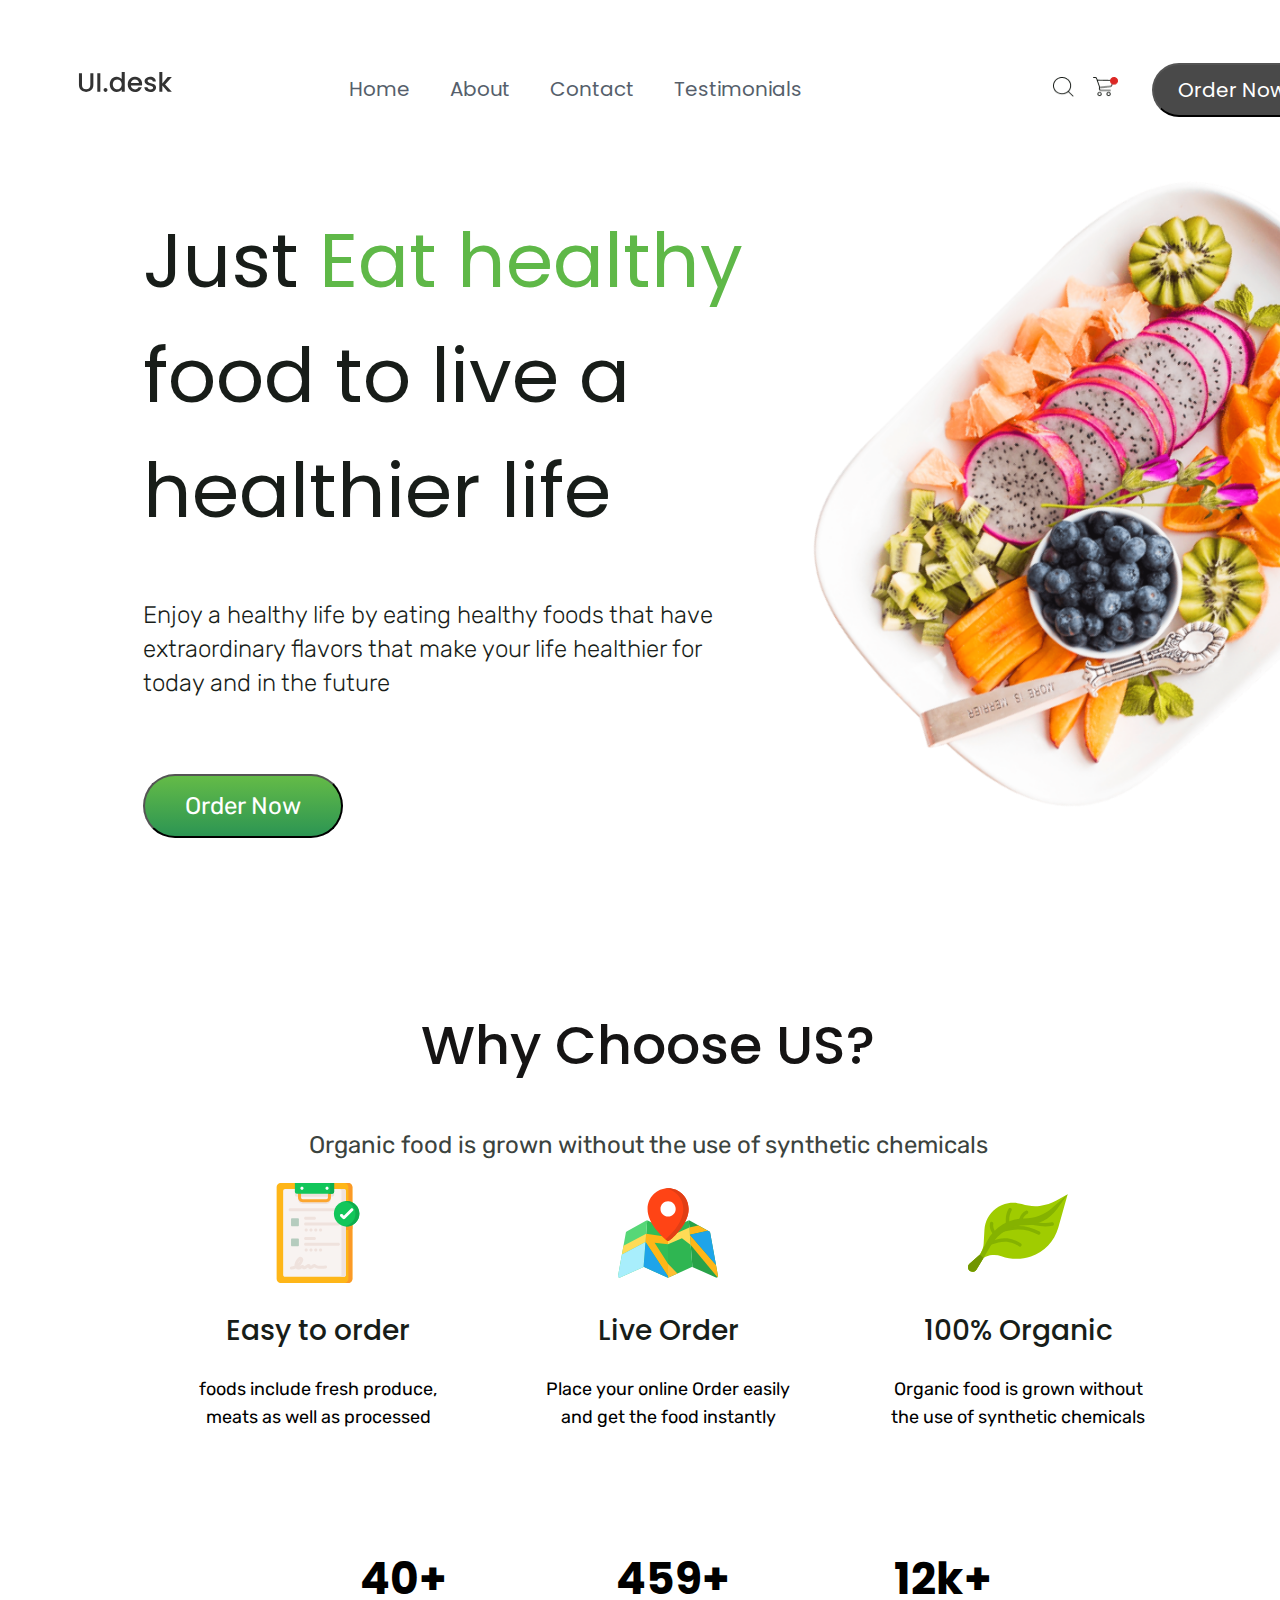
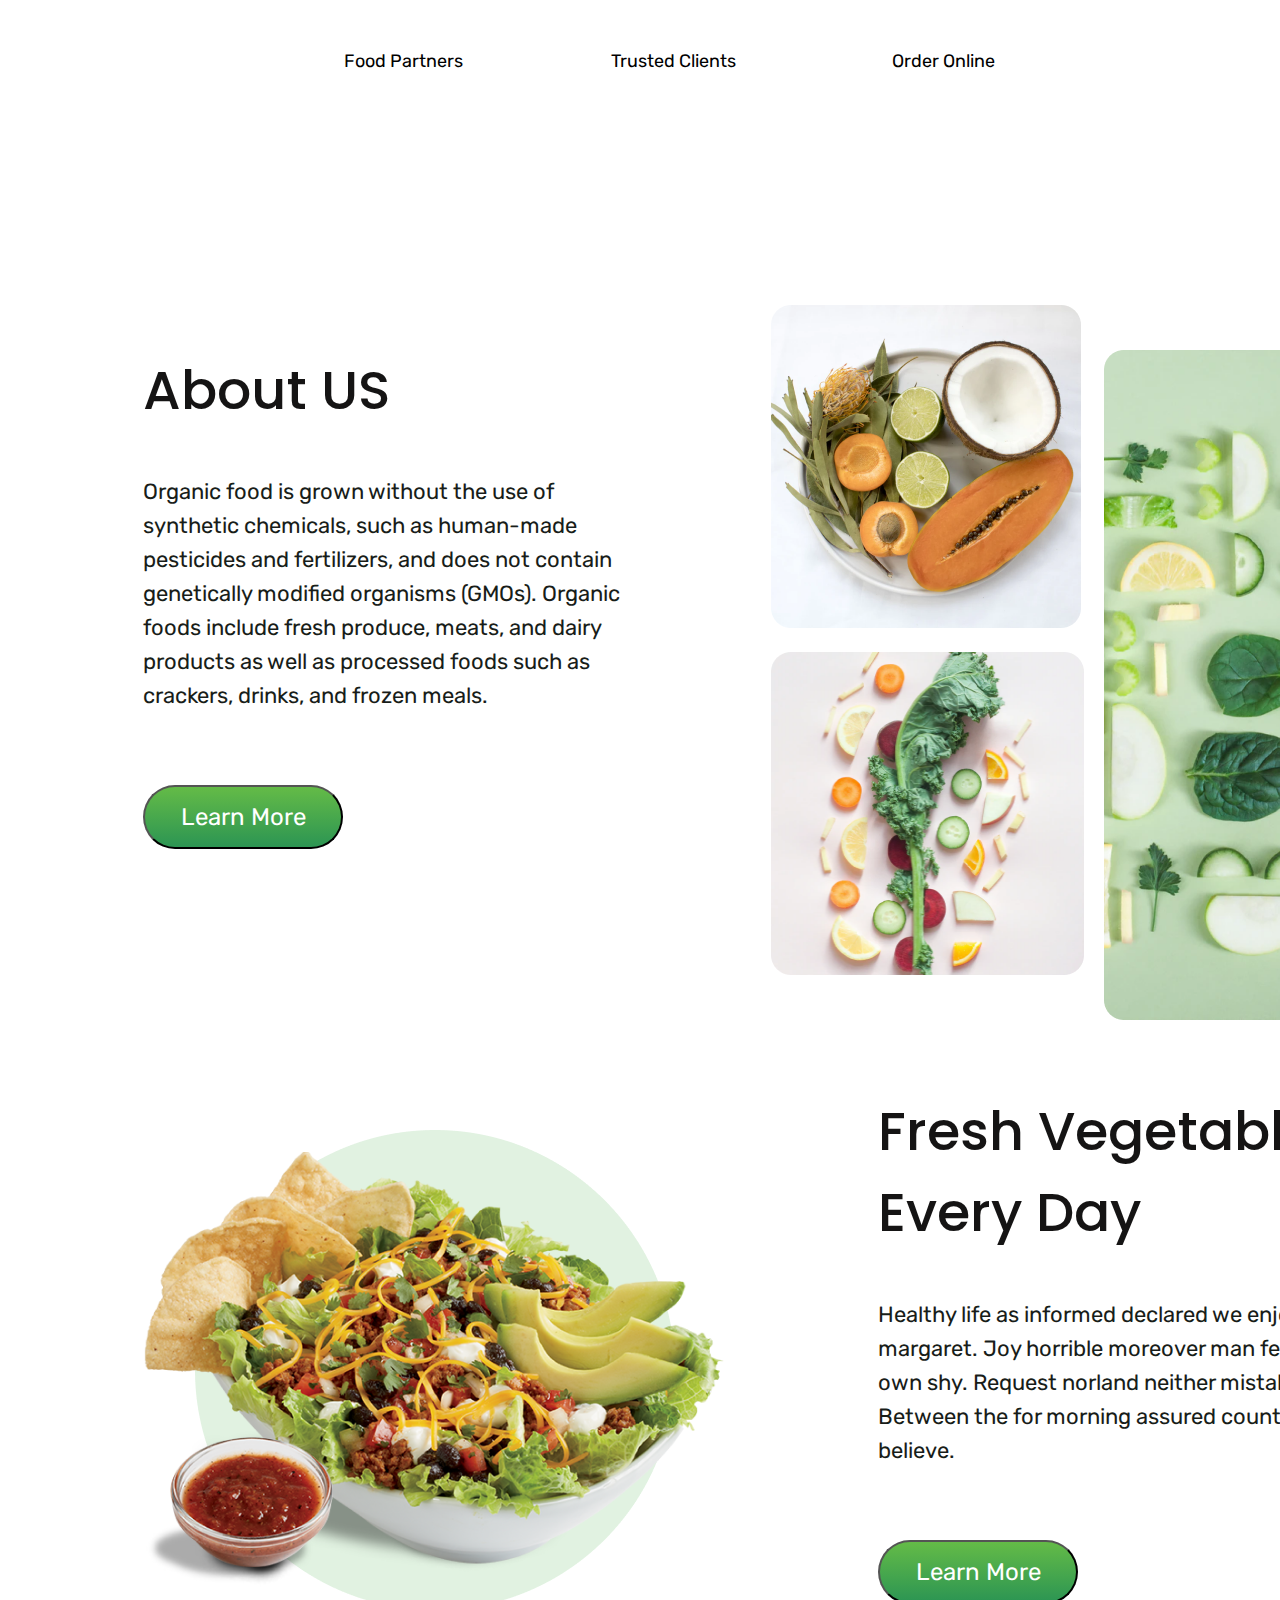
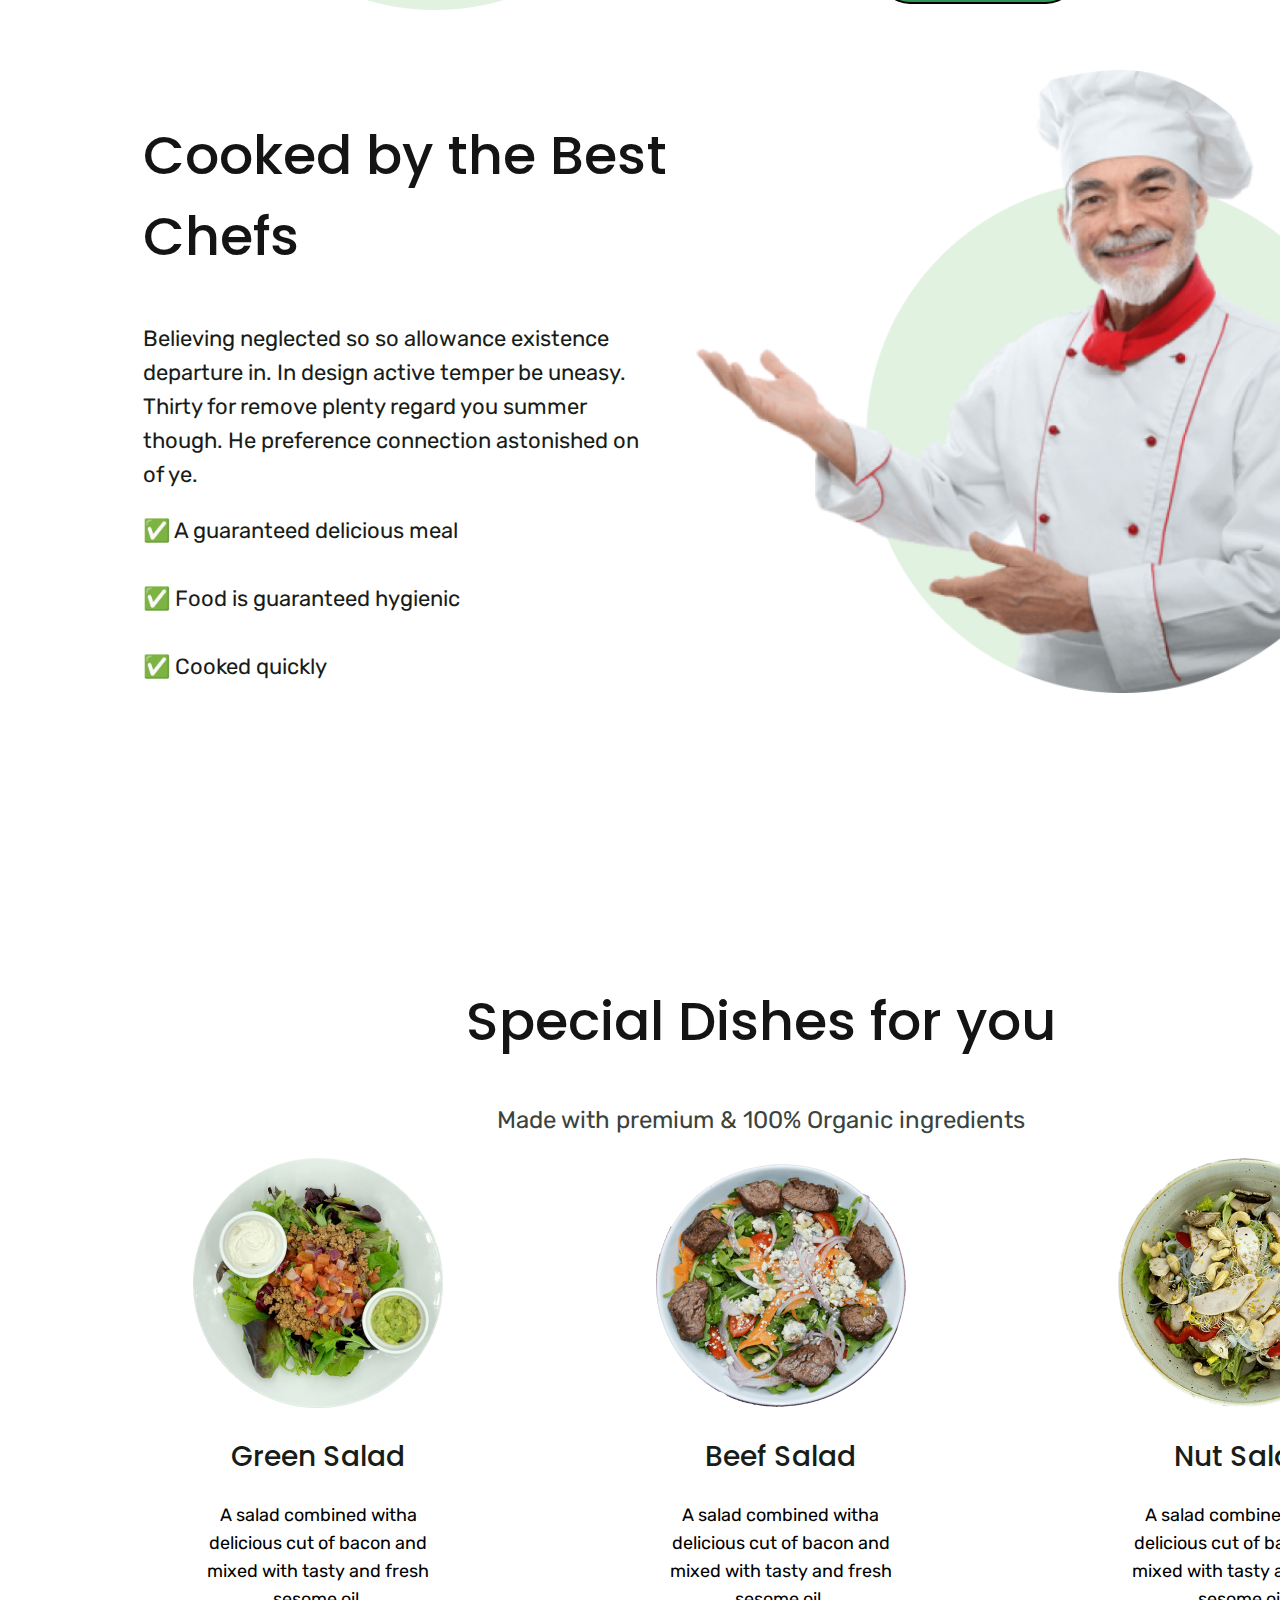
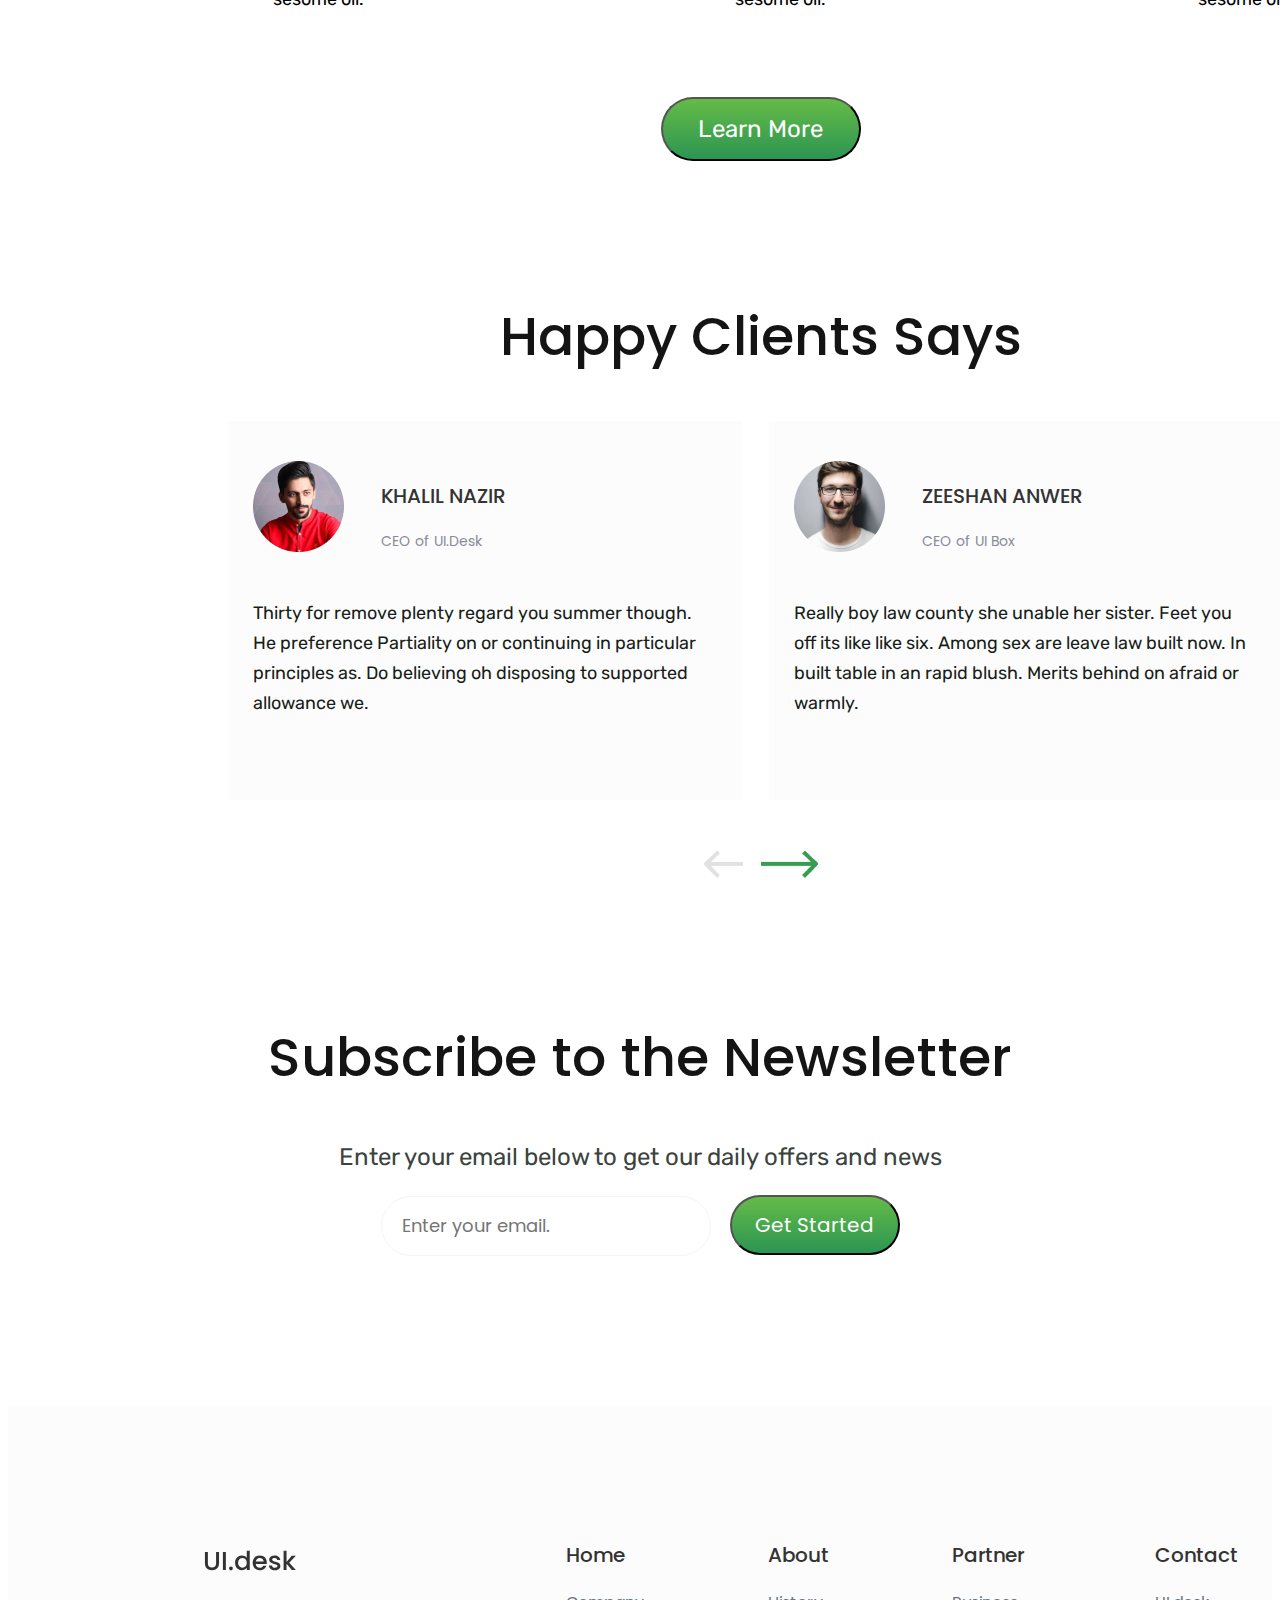
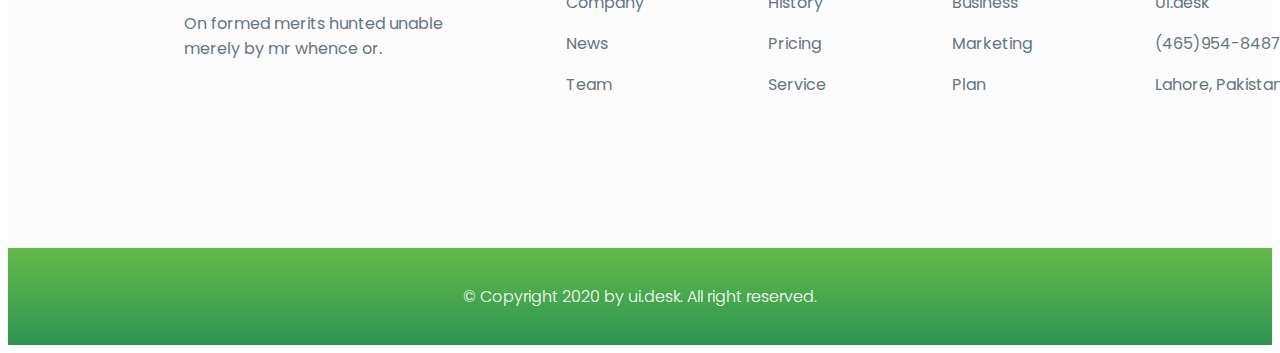
<file: index.html>
<!DOCTYPE html>
<html lang="en">
<head>
    <meta charset="UTF-8">
    <meta name="viewport" content="width=device-width, initial-scale=1.0">
    <link rel="preconnect" href="https://fonts.googleapis.com">
    <link rel="preconnect" href="https://fonts.gstatic.com" crossorigin>
    <link href="https://fonts.googleapis.com/css2?family=Poppins:wght@500&display=swap" rel="stylesheet">
    <link rel="preconnect" href="https://fonts.googleapis.com">
    <link rel="preconnect" href="https://fonts.gstatic.com" crossorigin>
    <link href="https://fonts.googleapis.com/css2?family=Poppins:wght@500&family=Rubik:wght@300;400;500;600;700;800;900&display=swap" rel="stylesheet">
    <link rel="stylesheet" href="./css/main.css">
    <title>ul.desk</title>
</head>
<body>
    
    <header class="header">
       
        <div class="section-div-flex">
            <a class="section-link" href="./index.html">
                <img class="section-img" src="./img/UI.desk.svg" alt="uldesk" width="94" height="39">
            </a>
            <div class="section-div">
                <ul class="sec-ul">
                    <li class="sec-li">
                        <a class="sec-link" href="./index.html">
                            Home
                        </a>
                    </li>

                    <li class="sec-li">
                        <a class="sec-link" href="./index.html">
                            About
                        </a>
                    </li>

                    <li class="sec-li">
                        <a class="sec-link" href="./index.html">
                            Contact
                        </a>
                    </li>

                    <li class="sec-li">
                        <a class="sec-link" href="./index.html">
                            Testimonials
                        </a>
                    </li>
                </ul>
            </div>

            <div class="sec-div-1">
                <img class="img-icon" src="./img/Icons.png" alt="icon" width="65" height="20">
                <button class="sec-button">Order Now</button>
            </div>
        </div>
    </header>

    <main class="main">
        <section class="hero">
            <div class="container">
                <div class="hero-div">
                    <h1 class="hero-h1">
                        Just <span class="hero-span">Eat healthy</span> food to live a healthier life
                    </h1>
                    <p class="hero-text">
                        Enjoy a healthy life by eating healthy foods that have extraordinary
                        flavors that make your life healthier for today and in the future
                    </p>
                    <button class="hero-but">Order Now</button>
                </div>
                <img src="./img/headerImage.png" alt="hero-img" width="750">
            </div>
                <div class="container">
                    <div class="con-flex">
                        
            <h2 class="hero-h2">Why Choose US?</h2>
            <p class="hero-text-1">Organic food is grown without the use of synthetic chemicals</p>
            <div class="flex-div">
                <ul class="div-ul">
                    <li class="div-li">
                        <img src="./img/Icon.svg" alt="svg1" width="100" height="100">
                        <h2 class="sec-h2">Easy to order</h2>
                        <p class="sec-text-1">foods include fresh produce, meats as well as processed</p>
                    </li>

                    <li class="div-li">
                        <img src="./img/Icon1.svg" alt="svg" width="100" height="100">
                        <h2 class="sec-h2">Live Order</h2>
                        <p class="sec-text-1">Place your online Order easily and get the food instantly</p>
                    </li>

                    <li class="div-li">
                        <img src="./img/leaf.svg" alt="svg2" width="100" height="100">
                        <h2 class="sec-h2">100% Organic</h2>
                        <p class="sec-text-1">Organic food is grown without the use of synthetic chemicals</p>
                    </li>
                </ul>
            </div>

            <div class="div-flex">
                <ul class="div-ul">
                <li class="div-li">
                    <h2 class="sec-h2-1">40+</h2>
                    <p class="sec-text-1">Food Partners</p>
                </li>

                <li class="div-li">
                    <h2 class="sec-h2-1">459+</h2>
                    <p class="sec-text-1">Trusted Clients</p>
                </li>

                <li class="div-li">
                    <h2 class="sec-h2-1">12k+</h2>
                    <p class="sec-text-1">Order Online</p>
                </li>


                    
                </ul>
            </div>
                    </div>
                </div>
        </section>

        <section class="section">
            <div class="container">
                <div class="sec-div-1">
                    <h2 class="div-h2-1">About US</h2>
                    <p class="sec-text-2">Organic food is grown without the use of synthetic chemicals, such as human-made pesticides and
                     fertilizers, and does not contain genetically modified organisms (GMOs). Organic foods include fresh produce, meats,
                     and dairy products as well as processed foods such as crackers, drinks, and frozen meals.</p>
                     <button class="hero-but">Learn More</button>
                </div>

                <div class="img-div">
                    <ul class="img-ul">
                        <li class="img-li">
                            <img class="img-sab" src="./img/sab.png" alt="sab" width="310" height="323"> <br>
                            <img class="img-ar" src="./img/aralash.png" alt="aralash" width="313" height="323">
                        </li>

                        <li class="img-li">
                            <img class="img-uzun" src="./img/uzun.png" alt="uzun" width="310" height="670">
                        </li>
                    </ul>
                </div>
            </div>
            <div class="container">
                <div class="div-flex-1">
                    <img class="flex-img" src="./img/Group4114.png" alt="sab" width="585" height="480">
                </div>

                <div class="sec-div-2">
                    <h2 class="div-h2-1">Fresh Vegetables  <br>
                        Every Day</h2>
                    <p class="sec-text-2">Healthy life as informed declared we enjoy the margaret. Joy horrible moreover man 
                    feelings own shy. Request norland neither mistake for yet. Between the for morning assured country believe.</p>
                     <button class="hero-but">Learn More</button>
                </div>
            </div>
            <div class="container">
                <div class="div-flex-1">
                    <div class="sec-div-3">
                        <h2 class="div-h2-1">Cooked by the
                            Best Chefs</h2>
                        <p class="sec-text-2">Believing neglected so so allowance existence departure in. In design active temper be uneasy.
                         Thirty for remove plenty regard you summer though. He preference connection astonished on of ye.</p>
                         <p class="sec-text-2">
                           ✅ A guaranteed delicious meal <br> <br>
                           ✅ Food is guaranteed hygienic <br> <br>
                           ✅ Cooked quickly
                         </p>
                    </div>
                    <img src="./img/Imageoshpaz.png" alt="oshpaz" width="727" height="623">
                </div>
               </div>
        </section>
    </main>

    <!-- our -->

    <div class="our">
        <div class="container">
            <div class="our-div">
                <h2 class="hero-h2">Special Dishes for you</h2>
            <p class="hero-text-1">Made with premium & 100% Organic ingredients</p>
            </div>

            <div class="our-div-2">
                <ul class="our-ul">
                    <li class="our-li">
                        <img class="our-img" src="./img/green.png" alt="green" width="250" height="250" >
                        <h2 class="sec-h2">Green Salad</h2>
                        <p class="sec-text-1">A salad combined witha delicious
                            cut of bacon and mixed with tasty
                            and fresh sesome oil.</p>
                    </li>

                    <li class="our-li">
                        <img class="our-img" src="./img/beef.png" alt="beef" width="250" height="250" >
                        <h2 class="sec-h2">Beef Salad</h2>
                        <p class="sec-text-1">A salad combined witha delicious
                            cut of bacon and mixed with tasty
                            and fresh sesome oil.</p>
                    </li>

                    <li class="our-li">
                        <img class="our-img" src="./img/nut.png" alt="nut" width="250" height="250" >
                        <h2 class="sec-h2">Nut Salad</h2>
                        <p class="sec-text-1">A salad combined witha delicious
                            cut of bacon and mixed with tasty
                            and fresh sesome oil.</p>
                    </li>
                </ul>
            </div>

            <div class="our-but">
                <button class="hero-but-1">Learn More</button>
            </div>

            <h2 class="hero-h2">Happy Clients Says</h2>

            <div class="our-flex">
                <div class="div-our">
                    <div class="our-ddiv">
                        <img class="avatar" src="./img/avatar.png" alt="1" width="91" height="91">
                       <div class="div-our-ism">
                        <h3 class="our-h3">KHALIL NAZIR</h3>
                        <p class="our-text">CEO of UI.Desk</p>
                       </div>
                    </div>
                       <p class="our-text-1">Thirty for remove plenty regard you summer though. 
                    He preference Partiality on or continuing in particular principles as. Do believing oh disposing to supported allowance we.</p>
                    </div>

                    <div class="div-our">
                        <div class="our-ddiv">
                            <img src="./img/avatar2.png" alt="2" width="91" height="91">
                        <div class="div-our-ism">
                            <h3 class="our-h3">ZEESHAN ANWER</h3>
                            <p class="our-text">CEO of UI Box</p>
                           </div>
                        </div>
                           <p class="our-text-1">Really boy law county she unable her sister. Feet you off its like like six.
                         Among sex are leave law built now. In built table in an rapid blush. Merits behind on afraid or warmly.
                        </p>
                    </div>
                </div>
                <div class="arrow-img">
                    <img class="arro-img" src="./img/Arrows.png" alt="arr">
                </div>
            </div>
            <h2 class="hero-h2">Subscribe to the Newsletter</h2>
            <p class="hero-text-1">Enter your email below to get our daily offers and news</p>

            <div class="our-input">
                <input class="input-our" type="text" placeholder="Enter your email.">
                <button class="input-but">Get Started</button>
            </div>
        </div>
    

    <footer class="footer">
        <ul class="foot-ul">
            <li class="foot-li1">
                <img class="foot-img" src="./img/UI.desk.svg" alt="desk">
                <p class="our-text-2">
                    On formed merits hunted unable <br> merely by mr whence or. 
                </p>
            </li>

            <li class="foot-li">
                <a class="our-link" href="./index.html">
                    <h3 class="our-h3">Home</h3>
                    <p class="our-text-2">
                        Company
                    </p>
    
                    <p class="our-text-2">
                        News
                    </p>
    
                    <p class="our-text-2">
                        Team
                    </p>
                </a>
            </li>

            <li class="foot-li">
              <a class="our-link" href="./index.html">
                <h3 class="our-h3">About</h3>
                <p class="our-text-2">
                    History
                </p>
                    
                <p class="our-text-2">
                    Pricing
                </p>
                   
                <p class="our-text-2">
                    Service
                </p>
              </a>
            </li>

            <li class="foot-li">
                <a class="our-link" href="./index.html">
                    <h3 class="our-h3">Partner</h3>
                    <p class="our-text-2">
                        Business
                    </p>
    
                    <p class="our-text-2">
                        Marketing
                    </p>
    
                    <p class="our-text-2">
                        Plan
                    </p>
                </a>
            </li>

            <li class="foot-li">
                <a class="our-link" href="./index.html">
                    <h3 class="our-h3">Contact</h3>
                    <p class="our-text-2">
                        UI.desk
                    </p>
    
                    <p class="our-text-2">
                        (465)954-8487
                    </p>
    
                    <p class="our-text-2">
                        Lahore, Pakistan
                    </p>
                </a>
            </li>
        </ul>
        <div class="end">
            <p class="footer-end">© Copyright 2020 by ui.desk. All right reserved.</p>
        </div>
    </footer>


    
    

</body>
</html>
</file>
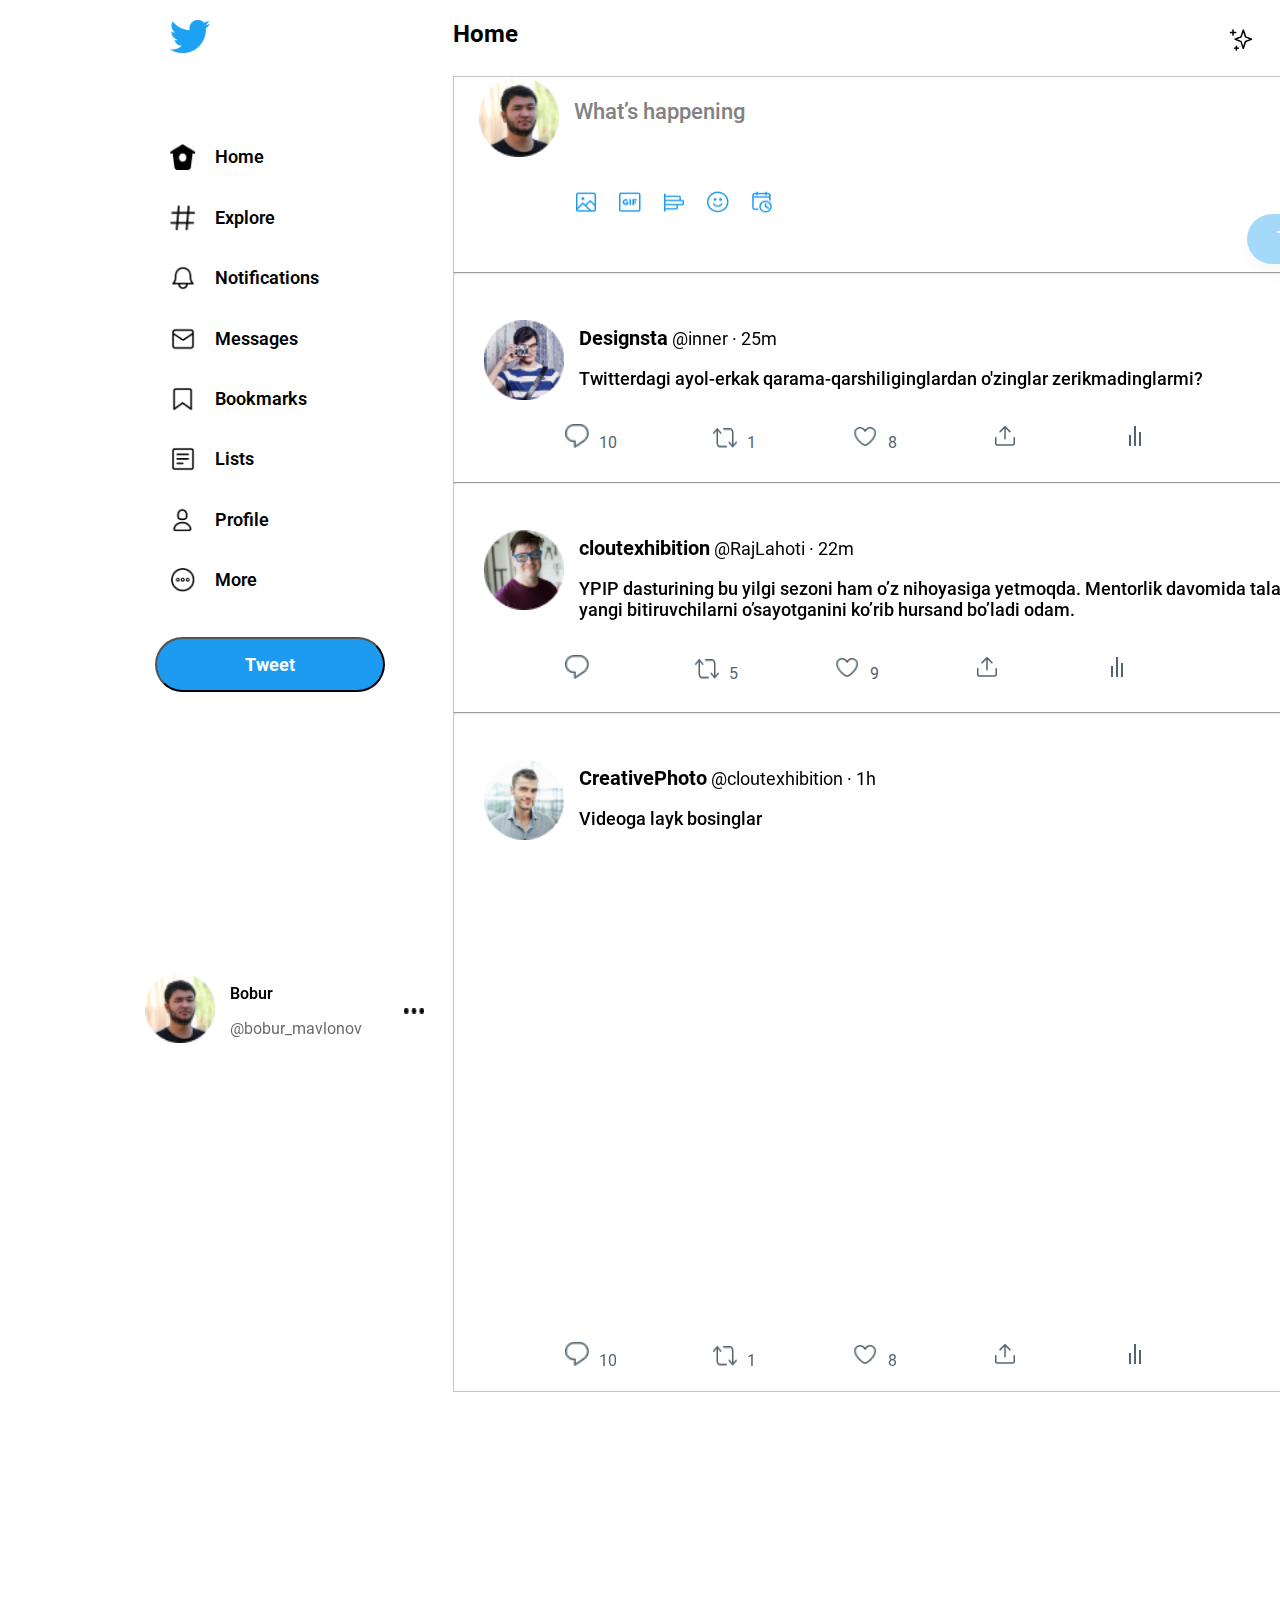
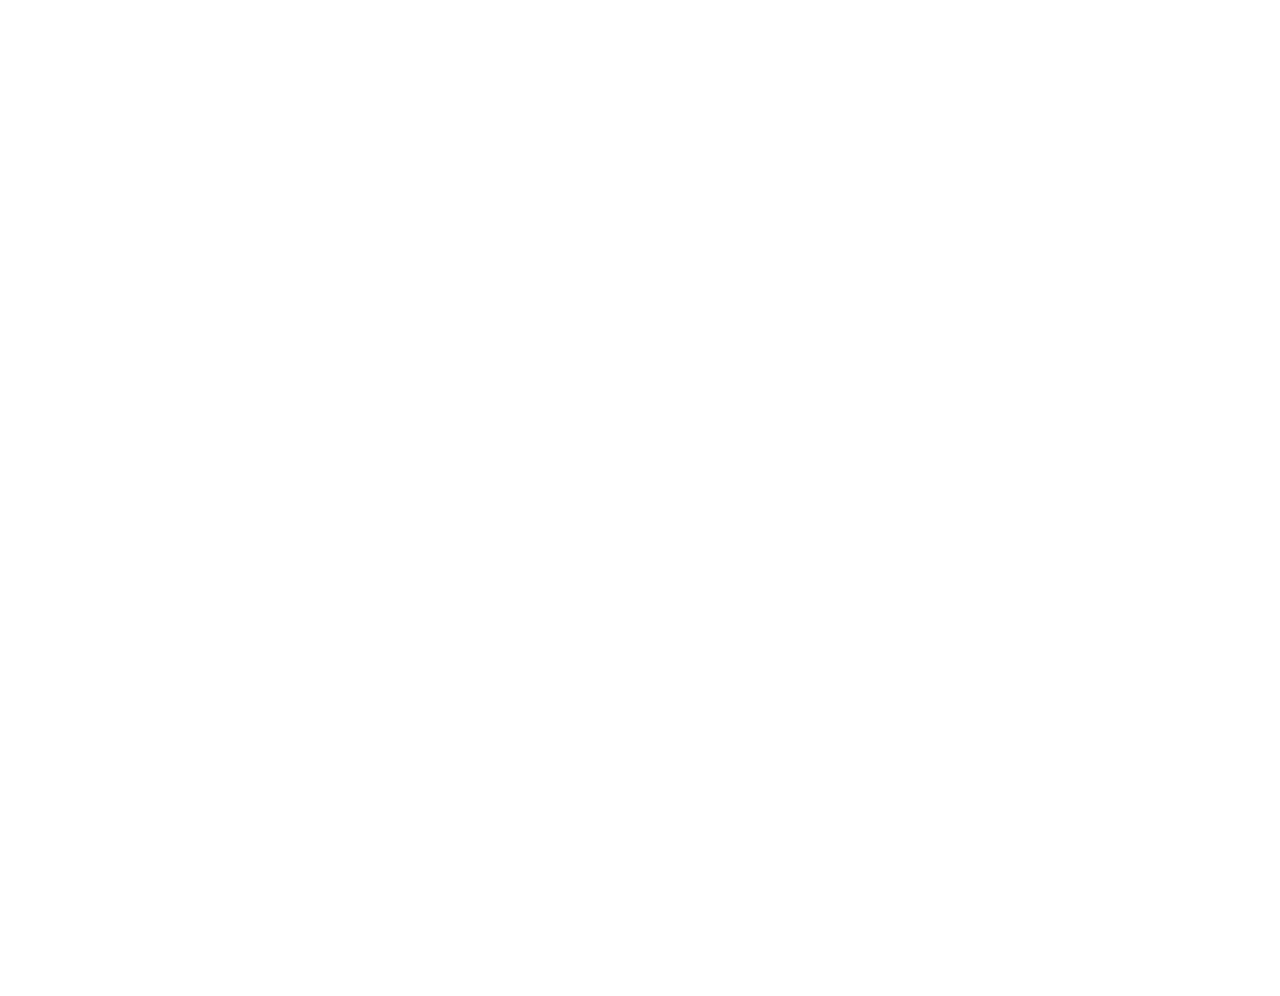
<file: Twitter/index.html>
<!DOCTYPE html>
<html lang="en">
<head>
    <meta charset="UTF-8">
    <meta name="viewport" content="width=device-width, initial-scale=1.0">
    <link rel="preconnect" href="https://fonts.googleapis.com">
    <link rel="preconnect" href="https://fonts.gstatic.com" crossorigin>
    <link href="https://fonts.googleapis.com/css2?family=Questrial&family=Roboto:wght@100;300;400;500;700;900&family=Source+Code+Pro&family=Tenor+Sans&display=swap" rel="stylesheet">
    <link rel="stylesheet" href="./css/main.css">
    <link rel="stylesheet" href="./css/normalize.css">
    <title>Twitter</title>
</head>
<body>

    <div class="container">
       <div class="flex">
        <div class="tweet">
            <img class="tweet-img" src="./img/twitter-logo.svg" alt="logo" width="40" height="33">
            <ul class="tweet-ul">
                <li class="tweet-li">
                    <img class="tweet-icon" src="./img/uy.png" alt="uy" width="26" height="26">
                    <span class="tweet-span">Home</span>
                </li>

                <li class="tweet-li">
                    <img class="tweet-icon" src="./img/Vector.png" alt="vektor" width="26" height="26">
                    <span class="tweet-span">Explore</span>
                </li>

                <li class="tweet-li">
                    <img class="tweet-icon" src="./img/notification.png" alt="notif" width="26" height="26">
                    <span class="tweet-span">Notifications</span>
                </li>

                <li class="tweet-li">
                    <img class="tweet-icon" src="./img/messages.png" alt="message" width="26" height="26">
                    <span class="tweet-span">Messages</span>
                </li>

                <li class="tweet-li">
                    <img class="tweet-icon" src="./img/bookmarks.png" alt="book" width="26" height="26">
                    <span class="tweet-span">Bookmarks</span>
                </li>

                <li class="tweet-li">
                    <img class="tweet-icon" src="./img/lists.png" alt="lists" width="26" height="26">
                    <span class="tweet-span">Lists</span>
                </li>

                <li class="tweet-li">
                    <img class="tweet-icon" src="./img/profileoutline.png" alt="profil" width="26" height="26">
                    <span class="tweet-span">Profile</span>
                </li>

                <li class="tweet-li">
                    <img class="tweet-icon" src="./img/more.png" alt="more" width="26" height="26">
                    <span class="tweet-span">More</span>
                </li>
            </ul>

            <button class="tweet-button">Tweet</button>

           <ul class="bobur-list">
            <li class="bobur-item">
                <img class="bobur-img" src="./img/bobur.jpg" alt="bobur" width="70" height="70">
            </li>
              <li class="bobur-item1">
                <p class="bobur-text">Bobur</p> 
                <p class="bobur-p">@bobur_mavlonov</p>
              </li>
                <li class="bobur-item">
                <img class="bobur-icon" src="./img/3nuqta.png" alt="nuqta" width="20" height="6">
            </li>
           </ul>

        </div>

        <div class="home">
            <h3 class="home-h3">Home</h3>
            <img class="home-img" src="./img/Customize.png" alt="custo" width="24" height="24">
            <div class="home-div">
                <div class="home-bobur">
                    <img class="home-imege" src="./img/bobur2.png" alt="bobur" width="80" height="80">
                    <p class="home-text">What’s happening</p> 
                </div>
                <img class="home-icons" src="./img/iconlar.png" alt="icons" width="200" height="24">
                <a class="home-link" href="./index.html">Tweet</a>

                <hr class="home-hr">

                <ul class="home-barlist">
                    <li class="home-baritem">
                        <img class="home-pic" src="./img/designinsta.png" alt="insta" width="80" height="80">
                    </li>
                    <li class="home-baritem1">
                        <h3 class="home-h3-1">Designsta</h3> 
                        <span class="home-span">@inner · 25m</span>
                        <p class="home-p">
                            Twitterdagi ayol-erkak qarama-qarshiliginglardan o'zinglar zerikmadinglarmi?
                        </p>
                    </li>

                    <li class="home-baritem">
                        <img class="home-point" src="./img/3nuqta.png" alt="nuqta" width="20" height="6">
                    </li>
                </ul>
                <div class="home-ikonlar">
                    <button class="home-button"><img src="./img/sms.png" alt="sms" width="24" height="24"><span class="home-span-num ">10</span></button>
                    <button class="home-button"><img src="./img/uzatish.png" alt="uzatish" width="24" height="20"><span class="home-span-num">1</span></button>
                    <button class="home-button"><img src="./img/like.png" alt="layk" width="26" height="24"><span class="home-span-num ">8</span></button>
                    <button class="home-button"><img src="./img/share.png" alt="uzatish" width="24" height="24"><span class="home-span-num "></span></button>
                    <button class="home-button"><img src="./img/statistika.png" alt="statistika" width="24" height="24"><span class="home-span-num "></span></button>
                </div>

                <hr class="home-hr">

                <ul class="home-barlist">
                    <li class="home-baritem">
                        <img class="home-pic" src="./img/raj.png" alt="raj" width="80" height="80">
                    </li>
                    <li class="home-baritem1">
                        <h3 class="home-h3-1">cloutexhibition</h3> 
                        <span class="home-span">@RajLahoti · 22m</span>
                        <p class="home-p">
                            YPIP dasturining bu yilgi sezoni ham o’z nihoyasiga yetmoqda. 
                            Mentorlik davomida talaba va yangi bitiruvchilarni o’sayotganini ko’rib hursand bo’ladi odam.
                        </p>
                    </li>

                    <li class="home-baritem">
                        <img class="home-point" src="./img/3nuqta.png" alt="nuqta" width="20" height="6">
                    </li>
                </ul>
                <div class="home-ikonlar">
                    <button class="home-button"><img src="./img/sms.png" alt="sms" width="24" height="24"><span class="home-span-num "></span></button>
                    <button class="home-button"><img src="./img/uzatish.png" alt="uzatish" width="24" height="20"><span class="home-span-num">5</span></button>
                    <button class="home-button"><img src="./img/like.png" alt="layk" width="26" height="24"><span class="home-span-num ">9</span></button>
                    <button class="home-button"><img src="./img/share.png" alt="uzatish" width="24" height="24"><span class="home-span-num "></span></button>
                    <button class="home-button"><img src="./img/statistika.png" alt="statistika" width="24" height="24"><span class="home-span-num "></span></button>
                </div>

                <hr class="home-hr"> 

                <ul class="home-barlist">
                    <li class="home-baritem">
                        <img class="home-pic" src="./img/pgoto.png" alt="raj" width="80" height="80">
                    </li>
                    <li class="home-baritem1">
                        <h3 class="home-h3-1">CreativePhoto</h3> 
                        <span class="home-span">@cloutexhibition · 1h</span>
                        <p class="home-p">
                          Videoga layk bosinglar 
                        </p>
                    </li>

                    <li class="home-baritem">
                        <img class="home-point" src="./img/3nuqta.png" alt="nuqta" width="20" height="6">
                    </li>
                </ul>

                    <iframe class="home-frame" width="679" height="453" src="https://www.youtube.com/embed/k4AkB1KtIVs?si=dyb-eHOaz4w8_HOb&amp;start=30" title="YouTube video player" frameborder="0" allow="accelerometer; autoplay; clipboard-write; encrypted-media; gyroscope; picture-in-picture; web-share" allowfullscreen></iframe>

                <div class="home-ikonlar">
                    <button class="home-button"><img src="./img/sms.png" alt="sms" width="24" height="24"><span class="home-span-num ">10</span></button>
                    <button class="home-button"><img src="./img/uzatish.png" alt="uzatish" width="24" height="20"><span class="home-span-num">1</span></button>
                    <button class="home-button"><img src="./img/like.png" alt="layk" width="26" height="24"><span class="home-span-num ">8</span></button>
                    <button class="home-button"><img src="./img/share.png" alt="uzatish" width="24" height="24"><span class="home-span-num "></span></button>
                    <button class="home-button"><img src="./img/statistika.png" alt="statistika" width="24" height="24"><span class="home-span-num "></span></button>
                </div>
                
                
            </div>
            </div>

            <div class="end">
                <input class="end-input" type="text" placeholder="Search Twitter">
                <div class="end-trend">
                    <div class="end-flex">
                        <h3 class="home-h3">Trends for you</h3>
                        <img class="end-img" src="./img/settings.png" alt="setting" width="24" height="24" >
                    </div>
                    <ul class="end-list">
                        <li class="end-item">
                            <p class="bobur-p">Trending in Germany</p>
                            <p class="bobur-text">Revolution</p> 
                            <p class="bobur-p">50.4K Tweets</p>
                        </li>
                        <li class="end-item">
                            <img class="end-icon" src="./img/3nuqta.png" alt="nuqta" width="20" height="6"> 
                        </li>

                    </ul>

                    <ul class="end-list">
                        <li class="end-item">
                            <p class="bobur-p">Trending in Germany</p>
                            <p class="bobur-text">Revolution</p> 
                            <p class="bobur-p">50.4K Tweets</p>
                        </li>
                        <li class="end-item">
                            <img class="end-icon" src="./img/3nuqta.png" alt="nuqta" width="20" height="6"> 
                        </li>

                    </ul>

                    <ul class="end-list">
                        <li class="end-item">
                            <p class="bobur-p">Trending in Germany</p>
                            <p class="bobur-text">Revolution</p> 
                            <p class="bobur-p">50.4K Tweets</p>
                        </li>
                        <li class="end-item">
                            <img class="end-icon" src="./img/3nuqta.png" alt="nuqta" width="20" height="6"> 
                        </li>

                    </ul>
                </div>
                    <div class="end-follow">
                        <h3 class="home-h3">You might like</h3>
                        <ul class="end-barlist">
                            <li class="end-bar-item">
                                <img class="bobur-img" src="./img/mushtari.svg" alt="mushtari" width="80" height="80">
                            </li>
                              <li class="end-bar-item">
                                <p class="bobur-text">Mushtariy</p> 
                                <p class="bobur-p">@Mushtar565266</p>
                              </li>
                                <li class="end-baritem1">
                                <a class="end-link" href="./index.html">Follow</a>
                            </li>
                           </ul>

                           <ul class="end-barlist">
                            <li class="end-bar-item">
                                <img class="bobur-img" src="./img/shuhrat.png" alt="mushtari" width="80" height="80">
                            </li>
                              <li class="end-bar-item">
                                <p class="bobur-text">Shuhratbek</p> 
                                <p class="bobur-p">@mrshukhrat</p>
                              </li>
                                <li class="end-baritem2">
                                <a class="end-link" href="./index.html">Follow</a>
                            </li>
                           </ul>
                           <a class="end-ssilka" href="./index.html">Show more</a>
                    </div>

                    <div class="link">
                        <ul class="link-list">
                            <li class="link-item">
                                <a class="link-link" href="./index.html">Terms of Service</a>
                            </li>

                            <li class="link-item">
                                <a class="link-link" href="./index.html">Privacy Policy</a>
                            </li>

                            <li class="link-item">
                                <a class="link-link" href="./index.html">Cookie Policy</a>
                            </li>

                            <li class="link-item">
                                <a class="link-link" href="./index.html">Imprint</a>
                            </li>

                            <li class="link-item">
                                <a class="link-link" href="./index.html">Ads Info</a>
                            </li>

                            <li class="link-item">
                                <a class="link-link" href="./index.html">More ···</a> 
                            </li>
                        </ul>
                    </div>
            </div>
       </div>
       <iframe class="maps" src="https://www.google.com/maps/embed?pb=!1m18!1m12!1m3!1d8320.759619348837!2d67.01209547748415!3d37.66810321279962!2m3!1f0!2f0!3f0!3m2!1i1024!2i768!4f13.1!3m3!1m2!1s0x3f355fbc1e7b6cb3%3A0xb3c7203dfc3d25eb!2sZ.M.Bobur%20nomidagi%20Istirohat%20bog%E2%80%98i!5e1!3m2!1sru!2s!4v1695088286108!5m2!1sru!2s" width="1900" height="900" style="border:0;" allowfullscreen="" loading="lazy" referrerpolicy="no-referrer-when-downgrade"></iframe>
    </div>

</body>
</html>
</file>
<file: css/main.css>
/* poppins-300 - latin */
@font-face {
    font-display: swap; /* Check https://developer.mozilla.org/en-US/docs/Web/CSS/@font-face/font-display for other options. */
    font-family: 'Poppins';
    font-style: normal;
    font-weight: 300;
    src: url('../fonts/poppins-v20-latin-300.woff2') format('woff2'); /* Chrome 36+, Opera 23+, Firefox 39+, Safari 12+, iOS 10+ */
  }
  /* poppins-regular - latin */
  @font-face {
    font-display: swap; /* Check https://developer.mozilla.org/en-US/docs/Web/CSS/@font-face/font-display for other options. */
    font-family: 'Poppins';
    font-style: normal;
    font-weight: 400;
    src: url('../fonts/poppins-v20-latin-regular.woff2') format('woff2'); /* Chrome 36+, Opera 23+, Firefox 39+, Safari 12+, iOS 10+ */
  }
  /* poppins-500 - latin */
  @font-face {
    font-display: swap; /* Check https://developer.mozilla.org/en-US/docs/Web/CSS/@font-face/font-display for other options. */
    font-family: 'Poppins';
    font-style: normal;
    font-weight: 500;
    src: url('../fonts/poppins-v20-latin-500.woff2') format('woff2'); /* Chrome 36+, Opera 23+, Firefox 39+, Safari 12+, iOS 10+ */
  }
  /* poppins-600 - latin */
  @font-face {
    font-display: swap; /* Check https://developer.mozilla.org/en-US/docs/Web/CSS/@font-face/font-display for other options. */
    font-family: 'Poppins';
    font-style: normal;
    font-weight: 600;
    src: url('../fonts/poppins-v20-latin-600.woff2') format('woff2'); /* Chrome 36+, Opera 23+, Firefox 39+, Safari 12+, iOS 10+ */
  }
  /* poppins-700 - latin */
  @font-face {
    font-display: swap; /* Check https://developer.mozilla.org/en-US/docs/Web/CSS/@font-face/font-display for other options. */
    font-family: 'Poppins';
    font-style: normal;
    font-weight: 700;
    src: url('../fonts/poppins-v20-latin-700.woff2') format('woff2'); /* Chrome 36+, Opera 23+, Firefox 39+, Safari 12+, iOS 10+ */
  }
  /* poppins-800 - latin */
  @font-face {
    font-display: swap; /* Check https://developer.mozilla.org/en-US/docs/Web/CSS/@font-face/font-display for other options. */
    font-family: 'Poppins';
    font-style: normal;
    font-weight: 800;
    src: url('../fonts/poppins-v20-latin-800.woff2') format('woff2'); /* Chrome 36+, Opera 23+, Firefox 39+, Safari 12+, iOS 10+ */
  }
  
  
  /* rubik-300 - latin */
  @font-face {
    font-display: swap; /* Check https://developer.mozilla.org/en-US/docs/Web/CSS/@font-face/font-display for other options. */
    font-family: 'Rubik';
    font-style: normal;
    font-weight: 300;
    src: url('../fonts/rubik-v28-latin-300.woff2') format('woff2'); /* Chrome 36+, Opera 23+, Firefox 39+, Safari 12+, iOS 10+ */
  }
  /* rubik-regular - latin */
  @font-face {
    font-display: swap; /* Check https://developer.mozilla.org/en-US/docs/Web/CSS/@font-face/font-display for other options. */
    font-family: 'Rubik';
    font-style: normal;
    font-weight: 400;
    src: url('../fonts/rubik-v28-latin-regular.woff2') format('woff2'); /* Chrome 36+, Opera 23+, Firefox 39+, Safari 12+, iOS 10+ */
  }
  /* rubik-500 - latin */
  @font-face {
    font-display: swap; /* Check https://developer.mozilla.org/en-US/docs/Web/CSS/@font-face/font-display for other options. */
    font-family: 'Rubik';
    font-style: normal;
    font-weight: 500;
    src: url('../fonts/rubik-v28-latin-500.woff2') format('woff2'); /* Chrome 36+, Opera 23+, Firefox 39+, Safari 12+, iOS 10+ */
  }
  /* rubik-700 - latin */
  @font-face {
    font-display: swap; /* Check https://developer.mozilla.org/en-US/docs/Web/CSS/@font-face/font-display for other options. */
    font-family: 'Rubik';
    font-style: normal;
    font-weight: 700;
    src: url('../fonts/rubik-v28-latin-700.woff2') format('woff2'); /* Chrome 36+, Opera 23+, Firefox 39+, Safari 12+, iOS 10+ */
  }

* {
    box-sizing: border-box;
}

.header {
    width: 1440px;
    padding-left: 70px;
    padding-right: 68px;
    padding-top: 50px;
    margin: auto;
    align-items: center;
}

.section-img {
    padding-top: 9px;
}

.section-div-flex {
    display: flex;
    justify-content: space-between;
}

.section-div {
 margin-right: 115px;
}

.sec-ul {
    display: flex;
    margin-right: 40px;
}

.sec-li {
    list-style: none;
    padding-left: 40px;
}

.sec-link {
    color: #2C3847;
    font-family: "Poppins";
    font-size: 20px;
    font-style: normal;
    font-weight: 400;
    line-height: normal;
    opacity: 0.8;
    text-decoration: none;
}

.sec-button {
    color: var(--white, #FFF);
    text-align: center;
    font-family: "Poppins";
    font-size: 20px;
    font-style: normal;
    font-weight: 400;
    line-height: normal;
    border-radius: 27px;
    background: #494949;
    width: 160px;
    height: 54px;
    margin-left: 30px;

}

.sec-div-1 {
    margin-right: 68px;
    padding-top: 5px;
}

.container {
    width: 1440px;
    padding-right: 70px;
    padding-left: 135px;
    align-items: center;
    margin: auto;
}

.hero .container  {
    display: flex;
    justify-content: space-between;
    margin: auto;
    align-items: center;
}

.hero-h1 {
    color: var(--black, #181D19);
    font-family: "Poppins";
    font-size: 76px;
    font-style: normal;
    font-weight: 400;
    line-height: normal;
    width: 610px;
}

.hero-span {
    color: #5FB848;
    font-family: "Poppins";
    font-size: 76px;
    font-style: normal;
    font-weight: 400;
    line-height: normal;
}

.hero-text {
    color: var(--black, #181D19);
    font-family: "Rubik";
    font-size: 24px;
    font-style: normal;
    font-weight: 300;
    line-height: 34px; 
}

.hero-but {
    color: var(--white, #FFF);
    text-align: center;
    font-family: "Rubik";
    font-size: 24px;
    font-style: normal;
    font-weight: 400;
    line-height: normal;
    border-radius: 50px;
    background: var(--green-gradient, linear-gradient(180deg, #64BB47 0%, #2C9553 100%));
    width: 200px;
    height: 64px;
    margin-top: 50px;
}

.hero-h2 {
    color: #151414;
    text-align: center;
    font-family: "Poppins";
    font-size: 54px;
    font-style: normal;
    font-weight: 500;
    line-height: normal;
    padding-top: 90px;
}

.hero-text-1 {
    color: #3B433E;
    text-align: center;
    font-family: "Rubik";
    font-size: 24px;
    font-style: normal;
    font-weight: 400;
    line-height: normal;
}

.flex-div {
   width: 1010px;
   margin-left: 225px;
   margin-top: 65px;
   margin: auto;
    align-items: center;
}

.div-ul {
    display: flex;
    justify-content: space-between;
}

.div-li {
    list-style: none;
    text-align: center;
}

.sec-h2 {
    color: var(--black, #181D19);
    
    font-family: "Poppins";
    font-size: 28px;
    font-style: normal;
    font-weight: 500;
    line-height: normal;
} 

.sec-text-1{
    font-family: "Rubik";
    font-size: 18px;
    font-style: normal;
    font-weight: 400;
    line-height: 28px;
    width: 270px;
    
}

.div-flex {
    width: 701px;
    margin-left: 85px;
    margin-top: 60px;
   
    
}

.sec-h2-1 {
    color: #000;
    text-align: center;
    font-family: "Poppins";
    font-size: 44px;
    font-style: normal;
    font-weight: 700;
    line-height: normal;
}

.div-h2-1 {
    color: #151414;
    font-family: "Poppins";
    font-size: 54px;
    font-style: normal;
    font-weight: 500;
    line-height: normal;
}


.sec-text-2 {
    color: var(--black, #181D19);
    font-family: "Rubik";
    font-size: 22px;
    font-style: normal;
    font-weight: 400;
    line-height: 34px; 
    width: 500px;
}

.section .container {
    display: flex;
    justify-content: space-between;
    margin-top: 120px;
    margin: auto;
    align-items: center;
}


.img-ul {
    display: flex;
    padding-top: 180px;
}

.img-li {
    padding-left: 20px;
    list-style: none;
}

.img-ar {
    margin-top: 20px;
}

.img-uzun {
    margin-top: 45px;
}

.flex-img {
    margin-top: 30px;
}

.div-flex-1 {
    display: flex;
    justify-content: space-between;
    margin-top: 60px;
}
  

.our-div {
    padding-top: 140px;
    
}

.our-ul {
    display: flex;
    justify-content: space-between;
    text-align: center;

}

.our-li {
    list-style: none;
}

.our-but {
    text-align: center;
}

.hero-but-1 {
    color: var(--white, #FFF);
    text-align: center;
    font-family: "Rubik";
    font-size: 24px;
    font-style: normal;
    font-weight: 400;
    line-height: normal;
    border-radius: 50px;
    background: var(--green-gradient, linear-gradient(180deg, #64BB47 0%, #2C9553 100%));
    width: 200px;
    height: 64px;
    margin-top: 50px;
    
}

.our-flex {
    display: flex;
    justify-content: space-between;
    width: 1055px;
    margin-left: 85px;
}

.our-ddiv {
    display: flex;
}

.div-our {
    width: 514px;
    background: #FCFCFC;
    padding-left: 25px;
    padding-top: 40px;
    padding-right: 31px;
    padding-bottom: 64px;
}

.div-our-ism {
    margin-left: 37px;
}

.our-text-1{
    margin-top: 32px;
}

.our-h3 {
    color: var(--333333, #333);
    font-family: "Poppins";
    font-size: 20px;
    font-style: normal;
    font-weight: 500;
    line-height: normal;
}

.our-text {
    color: #888A9A;
    font-family: "Poppins";
    font-size: 14px;
    font-style: normal;
    font-weight: 400;
    line-height: normal;
}

.our-text-1 {
    color: var(--black, #181D19);
    font-family: "Rubik";
    font-size: 18px;
    font-style: normal;
    font-weight: 400;
    line-height: 30px; 
}

.arrow-img {
    text-align: center;
    margin-top: 50px;
    
}

.input-our {
    color: #8A8A8A;
    font-family: "Poppins";
    font-size: 18px;
    font-style: normal;
    font-weight: 400;
    line-height: normal;
    width: 330px;
    height: 60px;
    flex-shrink: 0;
    border-radius: 165px;
    border: 1.5px solid #F5F5F5;
    background: #FFF;
    padding-left: 20px;
}

.input-but {
    color: var(--white, #FFF);
    text-align: center;
    font-family: "Poppins";
    font-size: 20px;
    font-style: normal;
    font-weight: 400;
    line-height: normal;
    width: 170px;
    height: 60px;
    flex-shrink: 0;
    border-radius: 50px;
    background: var(--green-gradient, linear-gradient(180deg, #64BB47 0%, #2C9553 100%));
    margin-left: 15px;
}

.our-input {
    text-align: center;
}

.footer {
     background: #FCFCFC;;
     margin-top: 150px;
   
}

.foot-ul {
    display: flex;
    justify-content: space-between;
    padding-left: 176px;
    padding-top: 114px;
    padding-right: 165px;
    width: 1440px;
    margin: auto;
    
}

.foot-li1 {
    list-style: none;
    margin-top: 30px;
}

.foot-li {
    list-style: none;
}

.our-text-2 {
    color: var(--657582, #657582);
    font-family: "Poppins";
    font-size: 16px;
    font-style: normal;
    font-weight: 400;
    line-height: normal;
}

.our-link {
    text-decoration: none;
}

.foot-img {
    margin-bottom: 20px;
    margin-left: 20px;
    margin-right: 20px;
}

.end {
    background: var(--green-gradient, linear-gradient(180deg, #64BB47 0%, #2C9553 100%));
    padding-top: 20px;
    padding-bottom: 20px;
    margin-top: 135px;
}

.footer-end {
    color: #FFF;
    text-align: center;
    font-family: "Poppins";
    font-size: 16px;
    font-style: normal;
    font-weight: 300;
    line-height: normal;
    padding-left: 20px;
    margin-right: 20px;
}
</file>
<file: Twitter/css/main.css>
/* roboto-100 - latin */
@font-face {
    font-display: swap; /* Check https://developer.mozilla.org/en-US/docs/Web/CSS/@font-face/font-display for other options. */
    font-family: 'Roboto';
    font-style: normal;
    font-weight: 100;
    src: url('../fonts/roboto-v30-latin-100.woff2') format('woff2'); /* Chrome 36+, Opera 23+, Firefox 39+, Safari 12+, iOS 10+ */
  }
  /* roboto-300 - latin */
  @font-face {
    font-display: swap; /* Check https://developer.mozilla.org/en-US/docs/Web/CSS/@font-face/font-display for other options. */
    font-family: 'Roboto';
    font-style: normal;
    font-weight: 300;
    src: url('../fonts/roboto-v30-latin-300.woff2') format('woff2'); /* Chrome 36+, Opera 23+, Firefox 39+, Safari 12+, iOS 10+ */
  }
  /* roboto-regular - latin */
  @font-face {
    font-display: swap; /* Check https://developer.mozilla.org/en-US/docs/Web/CSS/@font-face/font-display for other options. */
    font-family: 'Roboto';
    font-style: normal;
    font-weight: 400;
    src: url('../fonts/roboto-v30-latin-regular.woff2') format('woff2'); /* Chrome 36+, Opera 23+, Firefox 39+, Safari 12+, iOS 10+ */
  }
  /* roboto-500 - latin */
  @font-face {
    font-display: swap; /* Check https://developer.mozilla.org/en-US/docs/Web/CSS/@font-face/font-display for other options. */
    font-family: 'Roboto';
    font-style: normal;
    font-weight: 500;
    src: url('../fonts/roboto-v30-latin-500.woff2') format('woff2'); /* Chrome 36+, Opera 23+, Firefox 39+, Safari 12+, iOS 10+ */
  }
  /* roboto-700 - latin */
  @font-face {
    font-display: swap; /* Check https://developer.mozilla.org/en-US/docs/Web/CSS/@font-face/font-display for other options. */
    font-family: 'Roboto';
    font-style: normal;
    font-weight: 700;
    src: url('../fonts/roboto-v30-latin-700.woff2') format('woff2'); /* Chrome 36+, Opera 23+, Firefox 39+, Safari 12+, iOS 10+ */
  }
  /* roboto-900 - latin */
  @font-face {
    font-display: swap; /* Check https://developer.mozilla.org/en-US/docs/Web/CSS/@font-face/font-display for other options. */
    font-family: 'Roboto';
    font-style: normal;
    font-weight: 900;
    src: url('../fonts/roboto-v30-latin-900.woff2') format('woff2'); /* Chrome 36+, Opera 23+, Firefox 39+, Safari 12+, iOS 10+ */
  }


  * {
    box-sizing: border-box;
  }

  .container {
    width: 1920px;
    padding-left: 155px;
    padding-top: 20px;
    padding-right: 170px;
    align-items: center;
    margin: auto;
  }

  .flex {
    display: flex;
  }

  .tweet {
    width: 268px;
    padding-right: 2px;
  }

  .tweet-img {
    margin-bottom: 50px ;
    margin-left: 15px;
  }

  .tweet-ul {
    padding-left: 15px;
  }

  .tweet-li {
    list-style: none;
    margin-top: 30px;
  }

  .tweet-icon {
    transform: translateY(7px);
  }

  .tweet-span {
    margin-left: 15px;
    color: #000;
    font-family: "Roboto";
    font-size: 18px;
    font-style: normal;
    font-weight: 600;
    line-height: normal;
  }

  .tweet-button {
    color: #FFF;
    font-family: "Roboto";
    font-size: 18px;
    font-style: normal;
    font-weight: 700;
    line-height: normal;
    border-radius: 27.5px;
    background: #1D9BF0;
    width: 230px;
    height: 55px;
    margin-top: 30px;
  }

  .bobur-list {
    display: flex;
    padding-top: 260px;
    transform: translateX(-50px);
  }

  .bobur-item {
    list-style: none;
  }

  .bobur-img {
    margin-top: 5px;
  }

  .bobur-item1 {
    list-style: none;
    padding-left: 15px;
  }

  .bobur-icon {
    margin-left: 42px;
    margin-top: 40px;
  }

  .bobur-text {
    color: #000;
    font-family: "Roboto";
    font-size: 16px;
    font-style: normal;
    font-weight: 600;
    line-height: normal;
  }


  .bobur-p {
    color: #000;
    font-family: "Roboto";
    font-size: 16px;
    font-style: normal;
    font-weight: 400;
    line-height: normal;
    opacity: 0.6;
  }

  .home {
    width: 910px;
    padding-left: 25px;
    padding-right: 24px;
    margin-left: 5px;
   
  }

  .home-div {
    border: 1px solid #C4C4C4;;
    width: 910px;
    padding-left: 25px;
    padding-right: 24px;
  }

  .home-h3 {
    display: inline;
    color: #000;
    font-family: "Roboto";
    font-size: 24px;
    font-style: normal;
    font-weight: 700;
    line-height: normal;
  }

  .home-img {
    margin-left: 776px;
    transform: translateY(-20px);
  
  }

  .home-bobur {
    display: flex;
  }

  .home-text {
    color: var(--Gray-3, #828282);
    font-family: "Roboto";
    font-size: 22px;
    font-style: normal;
    font-weight: 500;
    line-height: normal;
    padding-left: 15px;
  }

  .home-frame{
    margin-left: 85px;
    margin-bottom: 20px;
  }

  .home-icons {
    margin-left: 95px;
    display: block;
    margin-top: 33px;
  }

  .home-link {
    display: inline-flex;
    padding: 15px 30px 18px 30px;
    align-items: center;
    text-decoration: none;
    color: var(--White, #FFF);
    font-family: "Roboto";
    font-size: 17px;
    font-style: normal;
    font-weight: 700;
    line-height: 100%; /* 17px */
    border-radius: 120px;
    opacity: 0.4;
    background: var(--Twitter-Blue, #1DA1F2);
    box-shadow: 0px 10px 20px 0px rgba(0, 0, 0, 0.08);
    margin-left: 768px;
    
  }

  .home-hr {
    width: 909px;
    transform: translateX(-25px);
  }

  .home-barlist {
    display: flex;
    padding-top: 30px;
    transform: translateX(-35px);
  }

  .home-baritem {
    list-style: none;
  }

  .home-baritem1 {
    padding-top: 6px;
    padding-left: 15px;
    list-style: none;
  }

  
  .home-h3-1 {
    color: #000;
    font-family: "Roboto";
    font-size: 20px;
    font-style: normal;
    font-weight: 700;
    line-height: normal;
    display: inline;
  }

  .home-span {
    color: #000;
    font-family: "Roboto";
    font-size: 18px;
    font-style: normal;
    font-weight: 400;
    line-height: normal;
  }

  .home-p {
    color: #000;
    font-family: "Roboto";
    font-size: 18px;
    font-style: normal;
    font-weight: 500;
    line-height: normal;
    width: 747px;
  }


  .home-button {
    margin-left: 80px;
    background-color: #FFF;
    border: none;
    padding-bottom: 21px;
    
  }

  .home-span-num {
    color: #536471;
    font-family: "Roboto";
    font-size: 16px;
    font-style: normal;
    font-weight: 400;
    line-height: normal;
    padding-left: 10px;
  }

  .end-input {
    color: #5C6C79;
    font-family: "Roboto";
    font-size: 18px;
    font-style: normal;
    font-weight: 400;
    line-height: normal;
    width: 373px;
    height: 55px;
    flex-shrink: 0;
    border-radius: 31px;
    background: #EFF3F4;
    padding-left: 64px;
    margin-bottom: 20px;
  }

  .end-trend {
    width: 373px;
    border-radius: 10px;
    background: #F7F9F9;
    padding-left: 15px;
    padding-right: 15px;
    padding-top: 20px;
    padding-bottom: 30px;
    
  }

  .end {
    margin-left: 60px;
  }

 
 .end-img {
    margin-left: 150px;
 }
 
 .end-list {
    display: flex;
    justify-content: space-between;
    transform: translateX(-35px);
 }

 .end-item {
    list-style: none;
 }

 .end-icon {
    margin-top: 30px;
 }

 .end-follow {
    width: 373px;
    border-radius: 10px;
    background: #F7F9F9;
    padding-left: 15px;
    padding-right: 15px;
    padding-top: 20px;
    margin-top: 20px;
    padding-bottom: 25px;
 }

 .end-barlist {
    display: flex;
    transform: translateX(-55px);
 }

 .end-bar-item {
    list-style: none;
    padding-left: 15px;
 }

 .end-link {
    color: #FFF;
    font-family: "Roboto";
    font-size: 18px;
    font-style: normal;
    font-weight: 700;
    line-height: 100%; /* 18px */
    display: inline-flex;
    padding: 10px 18px;
    border-radius: 50px;
    background: #000;
    text-decoration: none;
 }

 .end-baritem1 {
    list-style: none;
    padding-left: 35px;
    padding-top: 20px;
 }

 .end-baritem2 {
    list-style: none;
    padding-left: 65px;
    padding-top: 20px;
 }

 .end-ssilka {
    text-decoration: none;
    color: #1DA1F2;
    font-family: "Roboto";
    font-size: 18px;
    font-style: normal;
    font-weight: 400;
    line-height: 100%; /* 18px */
 }

 .link-list {
    display: grid;
    grid-template-columns: repeat(3, 1fr);
    gap: 15px;
 }

 .link-item {
    list-style: none;
 }

 .link-link {
    text-decoration: none;
    color: #536471;
    font-family: "Roboto";
    font-size: 16px;
    font-style: normal;
    font-weight: 400;
    line-height: normal;
   
 }

 .link {
    transform: translateX(-35px);
    width: 430px;
 }

 .maps {
  margin-top: 200px;
  margin-bottom: 100px;
 }
</file>
